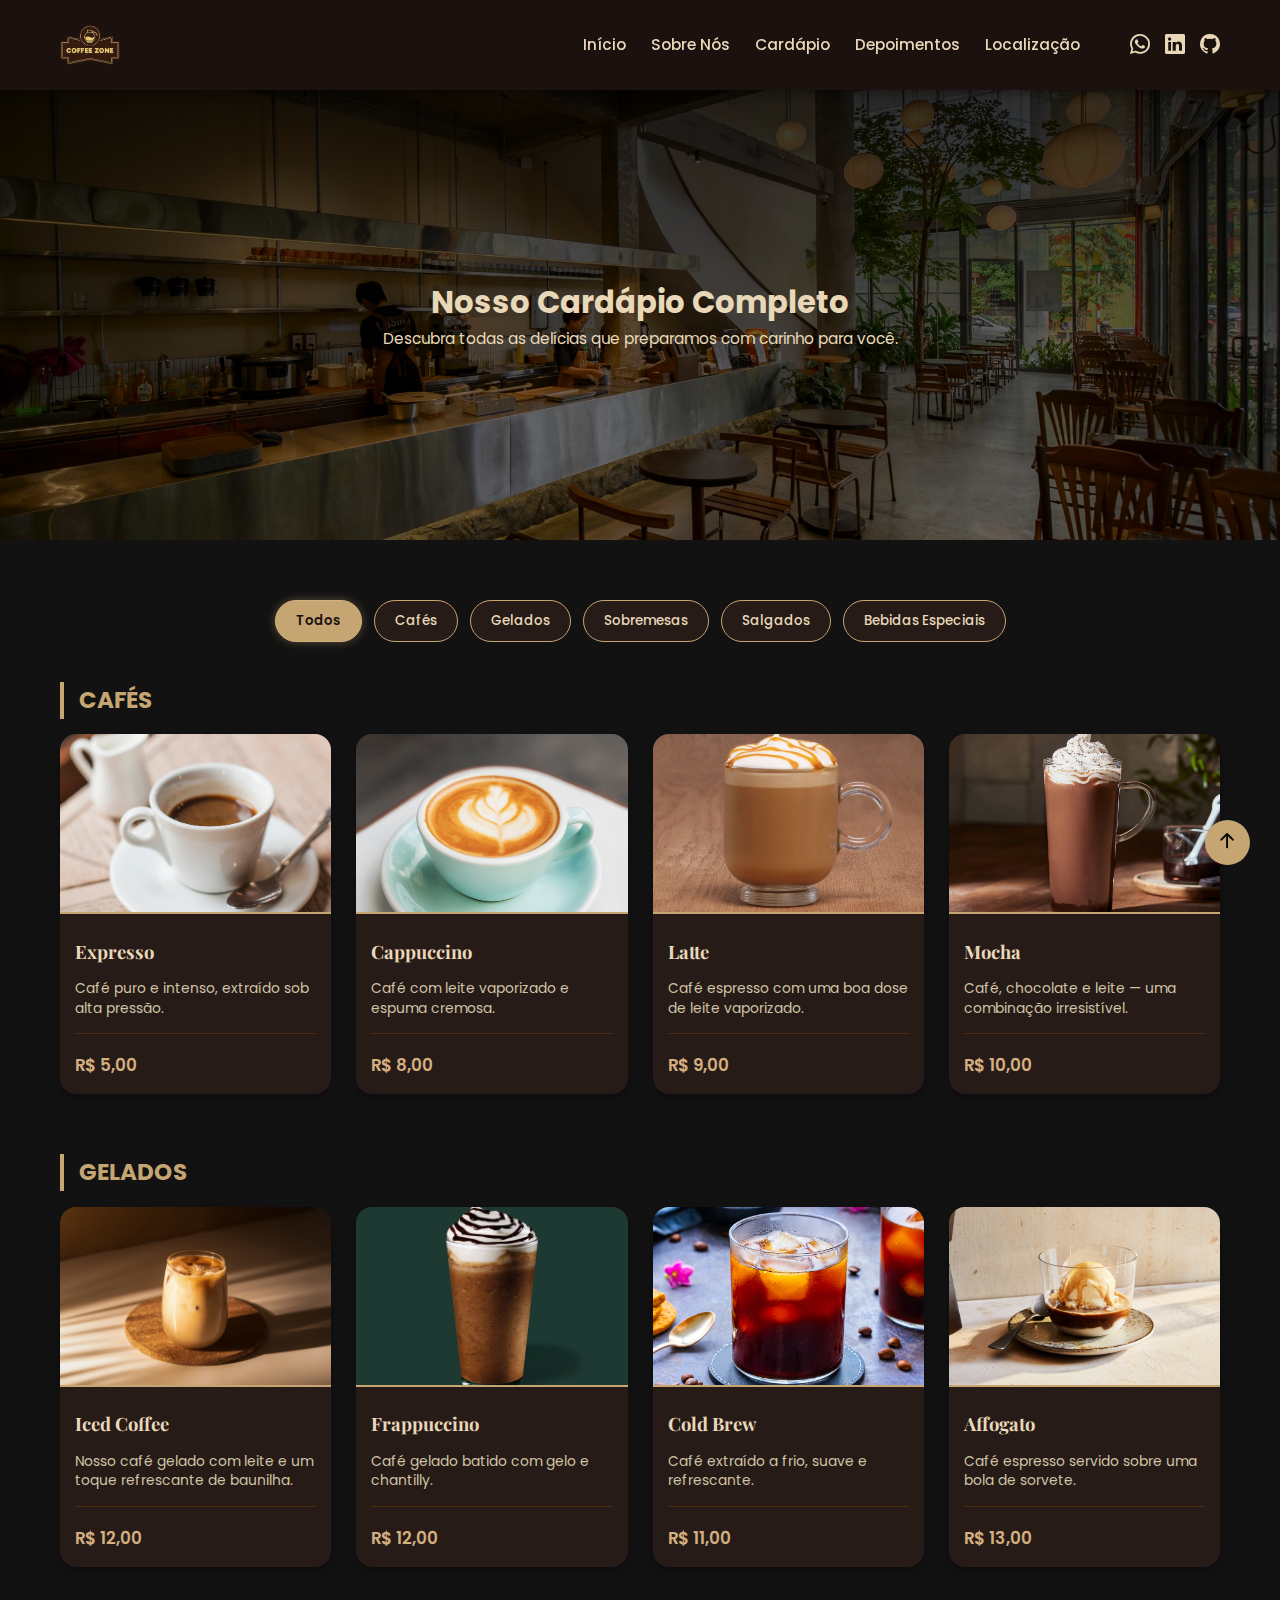
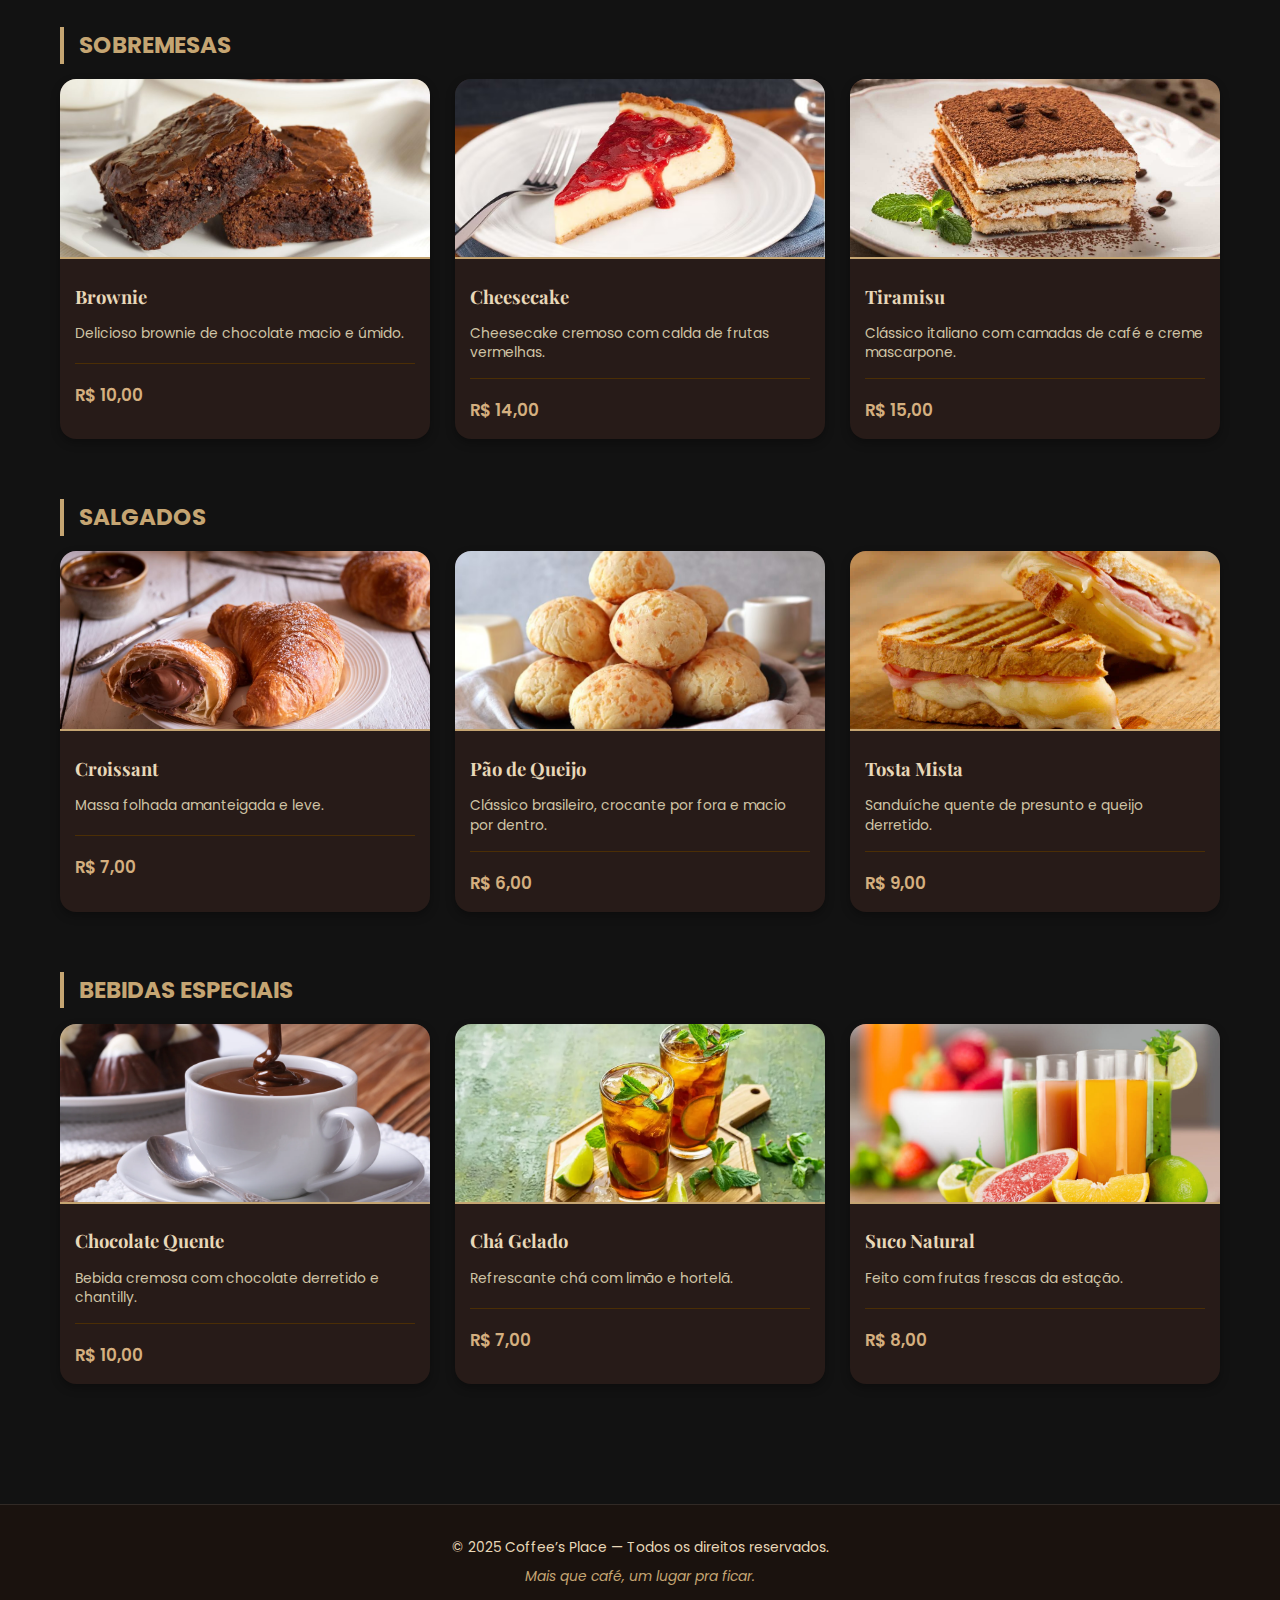
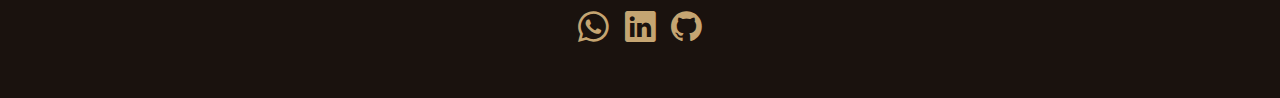
<file: cardapio.html>
<!DOCTYPE html>
<html lang="pt-BR">
  <head>
    <meta charset="UTF-8" />
    <meta name="viewport" content="width=device-width, initial-scale=1.0" />
    <title>Coffee's Place | Cardápio Completo</title>
    <link rel="stylesheet" href="assets/css/cardapio.css" />

    <link
      href="https://fonts.googleapis.com/css2?family=Playfair+Display:wght@400;500;600;700&family=Poppins:wght@300;400;500;600;700&display=swap"
      rel="stylesheet"
    />
    <link
      rel="stylesheet"
      href="https://cdn.jsdelivr.net/npm/bootstrap-icons@1.10.5/font/bootstrap-icons.css"
    />
    <link
      rel="shortcut icon"
      href="assets/favicon/favicon.ico"
      type="image/x-icon"
    />
  </head>
  <body>
    <!-- =========================
         CABEÇALHO
    ========================= -->
    <header>
      <nav class="navbar container">
        <div class="logo">
          <img
            src="assets/images/logo-cafeteria.png"
            alt="Logo Coffee's Place"
          />
          <!-- <p>Coffee’s <span>Place</span></p> -->
        </div>

        <ul class="nav-links" id="nav-links">
          <li><a href="index.html">Início</a></li>
          <li><a href="index.html#sobre">Sobre Nós</a></li>
          <li><a href="cardapio.html">Cardápio</a></li>
          <li><a href="index.html#depoimentos">Depoimentos</a></li>
          <li><a href="index.html#localizacao">Localização</a></li>

          <div class="social-icons">
            <a href="https://wa.me/71988327708"
              ><i class="bi bi-whatsapp"></i
            ></a>
            <a href="https://linkedin.com/in/rafaelsfront"
              ><i class="bi bi-linkedin"></i
            ></a>
            <a href="https://github.com/1faeell"
              ><i class="bi bi-github"></i
            ></a>
          </div>
        </ul>

        <!-- Botão Hamburger -->
        <div class="hamburger" id="hamburger">
          <span></span>
          <span></span>
          <span></span>
        </div>
      </nav>
    </header>

    <!-- =========================
         MAIN CARDÁPIO
    ========================= -->

    <main class="cardapio-page container">
      <!-- Introdução -->
      <section class="cardapio-intro">
        <h1>Nosso Cardápio Completo</h1>
        <p>Descubra todas as delícias que preparamos com carinho para você.</p>
      </section>

      <section class="cardapio">
        <div id="filtros" class="filtros"></div>
        <div id="cardapio-content"></div>
      </section>

      <!-- Cardápio dinâmico via JS -->
      <section class="cardapio-container" id="cardapio-content">
        <!-- Aqui os itens vão ser inseridos via JS -->
      </section>

      <button id="back-to-top"><i class="bi bi-arrow-up-short"></i></button>
    </main>
    <!-- =========================
         RODAPÉ
    ========================= -->
    <footer>
      <div class="container">
        <p>&copy; 2025 Coffee’s Place — Todos os direitos reservados.</p>
        <p class="slogan">Mais que café, um lugar pra ficar.</p>
      </div>
      <div class="social-icons">
        <a href="https://wa.me/71988327708"><i class="bi bi-whatsapp"></i></a>
        <a href="https://linkedin.com/in/rafaelsfront"
          ><i class="bi bi-linkedin"></i
        ></a>
        <a href="https://github.com/1faeell"><i class="bi bi-github"></i></a>
      </div>
    </footer>

    <script src="assets/js/cardapio-completo.js"></script>
    <script src="assets/js/hamburguer.js"></script>
    <script src="assets/js/scrolltotop.js"></script>
  </body>
</html>
</file>
<file: assets/css/cardapio.css>
:root {
  --preto: #121212;
  --marrom-mais-escuro: #1b110e;
  --marrom-escuro: #271b18;
  --marrom: #4b2e05;
  --dourado: #c5a572;
  --bege: #e8d8b8;
  --accent: #d4af7f;
  --fonte-principal: "Poppins", sans-serif;
  --fonte-titulo: "Playfair Display", serif;
}

/* =============================
   🌟 ESTILO GERAL
============================= */
* {
  padding: 0;
  margin: 0;
  box-sizing: border-box;
  scroll-behavior: smooth;
}

body {
  background-color: var(--preto);
  color: var(--bege);
  font-family: var(--fonte-principal);
  margin: 0;
  padding: 0;
  line-height: 1.6;
}

/* HEADER */

/* =============================
   🌟 HEADER / NAVBAR
============================= */
header {
  width: 100%;
  background: var(--marrom-mais-escuro);
  color: var(--bege);
  box-shadow: 0 2px 10px rgba(0, 0, 0, 0.4);
  position: sticky;
  top: 0;
  z-index: 1000;
}

.navbar {
  max-width: 1200px;
  margin: 0 auto;
  padding: 15px 20px;
  display: flex;
  align-items: center;
  justify-content: space-between;
}

/* =============================
   ☕ LOGO
============================= */
.logo {
  display: flex;
  align-items: center;
  gap: 10px;
}

.logo img {
  width: 60px;
  height: 60px;
  object-fit: contain;
  /* filter: drop-shadow(0 0 3px rgba(197, 165, 114, 0.5)); */
  transition: transform 0.3s ease;
}

.logo img:hover {
  transform: scale(1.05);
}

.logo p {
  font-family: var(--fonte-titulo);
  font-size: 1.4rem;
  color: var(--bege);
  margin: 0;
}

.logo span {
  color: var(--dourado);
}

/* =============================
   🔗 LINKS DE NAVEGAÇÃO
============================= */
.nav-links {
  display: flex;
  align-items: center;
  list-style: none;
  gap: 25px;
  margin: 0;
  padding: 0;
}

.nav-links li a {
  text-decoration: none;
  color: var(--bege);
  font-weight: 500;
  font-family: var(--fonte-principal);
  position: relative;
  transition: color 0.3s ease;
}

.nav-links li a::after {
  content: "";
  position: absolute;
  width: 0;
  height: 2px;
  bottom: -5px;
  left: 0;
  background-color: var(--dourado);
  transition: width 0.3s ease;
}

.nav-links li a:hover {
  color: var(--dourado);
}

.nav-links li a:hover::after {
  width: 100%;
}

/* =============================
   🌐 ÍCONES SOCIAIS
============================= */
.social-icons {
  display: flex;
  align-items: center;
  gap: 15px;
  margin-left: 25px;
}

.social-icons a {
  color: var(--bege);
  font-size: 1.3rem;
  transition: color 0.3s ease, transform 0.3s ease;
}

.social-icons a:hover {
  color: var(--dourado);
  transform: translateY(-3px);
}

/* =============================
   🍔 MENU HAMBURGER
============================= */
.hamburger {
  display: none;
  flex-direction: column;
  cursor: pointer;
  gap: 5px;
}

.hamburger span {
  width: 25px;
  height: 3px;
  background: var(--dourado);
  border-radius: 5px;
  transition: all 0.3s ease;
}

/* Animação do menu aberto */
.hamburger.active span:nth-child(1) {
  transform: rotate(32deg) translate(6px, 6px);
  opacity: 0;
}

.hamburger.active span:nth-child(2) {
  /* opacity: 0; */
  transform: scale(1.5);
}

.hamburger.active span:nth-child(3) {
  transform: rotate(-32deg) translate(6px, -6px);
  opacity: 0;
}

/* =============================
   📱 RESPONSIVIDADE
============================= */
@media (max-width: 768px) {
  /* HEADER / NAVEGAÇÃO ================= */

  .nav-links {
    position: fixed;
    left: 0;
    top: -100%; /* fica escondido inicialmente */
    flex-direction: column;
    background: var(--marrom-escuro);
    width: 100%;
    height: calc(65vh - 75px);
    justify-content: flex-start;
    padding: 40px 20px;
    transition: top 0.4s ease;
    box-shadow: -2px 0 10px rgba(0, 0, 0, 0.4);
    z-index: -1; /* garante que o menu fica por cima */
  }

  .nav-links.show {
    left: 0;
    top: 90px;
  }

  .nav-links li {
    width: 100%;
    text-align: center;
  }

  .nav-links li a {
    display: block; /* faz o link se comportar como um bloco */
    width: 100%; /* ocupa 100% do li */
    text-decoration: none; /* remove underline */
    color: white; /* ou a cor que quiser */
    /* border-bottom: 1px solid var(--marrom); */
    box-shadow: 0 5px 5px rgba(0, 0, 0, 0.2);
    padding: 0.6rem 0;
  }

  .social-icons {
    margin-top: 2.5rem;
    margin: 0 auto;
  }

  .social-icons i {
    font-size: 2rem;
  }

  .hamburger {
    display: flex;
  }
}

/* =============================
   ☕ FILTROS DE CATEGORIAS
============================= */
.filtros {
  display: flex;
  flex-wrap: wrap;
  justify-content: center;
  gap: 12px;
  margin-bottom: 40px;
}

.filtros button {
  background: var(--marrom-escuro);
  color: var(--bege);
  border: 1px solid var(--dourado);
  padding: 10px 20px;
  border-radius: 25px;
  font-weight: 500;
  font-family: var(--fonte-principal);
  cursor: pointer;
  transition: all 0.3s ease;
}

.filtros button:hover {
  background: var(--marrom);
  color: var(--accent);
  transform: translateY(-2px);
}

.filtros button.ativo {
  background: var(--dourado);
  color: var(--marrom-mais-escuro);
  border-color: var(--accent);
  font-weight: 600;
  box-shadow: 0 0 10px rgba(197, 165, 114, 0.4);
}

/* =============================
   CARDÁPIO
============================= */

section.cardapio {
  padding: 60px 20px;
  max-width: 1200px;
  margin: 0 auto;
}

.cardapio-intro {
  display: flex;
  flex-direction: column;
  max-width: 100%;
  height: 50vh;
  margin: 0 auto;
  text-align: center;
  justify-content: center;
  align-items: center;
  background: linear-gradient(
      to bottom,
      rgba(0, 0, 0, 0.8) 0%,
      rgba(0, 0, 0, 0.4) 100%
    ),
    url(../images/cafeteria.jpg);
  background-position: center;
  background-size: cover;
  padding: 5rem 2rem;
}

#cardapio-content h2 {
  color: var(--dourado);
  border-left: 4px solid var(--dourado);
  margin: 1rem 0;
  padding: 0 1rem;
  text-transform: uppercase;
}

/* =============================
   🍩 GRID DE ITENS
============================= */
.items-wrapper {
  display: grid;
  grid-template-columns: repeat(auto-fit, minmax(250px, 1fr));
  gap: 25px;
  margin-bottom: 60px;
}

.item {
  background: var(--marrom-escuro);
  border-radius: 16px;
  overflow: hidden;
  box-shadow: 0 4px 10px rgba(0, 0, 0, 0.3);
  transition: transform 0.3s ease, box-shadow 0.3s ease;
  cursor: pointer;
}

.item:hover {
  transform: translateY(-5px);
  box-shadow: 0 8px 20px rgba(212, 175, 127, 0.2);
}

/* =============================
   📸 IMAGEM DO ITEM
============================= */
.item img {
  width: 100%;
  height: 180px;
  object-fit: cover;
  border-bottom: 2px solid var(--dourado);
}

/* =============================
   📖 INFORMAÇÕES DO ITEM
============================= */
.cardapio-infos {
  padding: 15px;
  display: flex;
  flex-direction: column;
  justify-content: space-between;
  gap: 8px;
}

.cardapio-infos h4 {
  font-family: var(--fonte-titulo);
  color: var(--bege);
  font-size: 1.2rem;
  margin: 0;
}

.cardapio-infos .descricao {
  font-size: 0.9rem;
  color: #cfc4a5;
  margin: 5px 0 10px 0;
  line-height: 1.4;
  min-height: 40px;
  border-bottom: 1px solid var(--marrom);
  padding: 0 0 1rem 0;
}

.cardapio-infos .price {
  color: var(--accent);
  font-weight: 600;
  font-size: 1.1rem;
}

footer {
  background-color: #1a120e;
  padding: 2rem 1rem;
  text-align: center;
  border-top: 1px solid rgba(255, 255, 255, 0.1);
}

footer p {
  color: var(--cinza);
  font-size: 0.9rem;
}

footer .slogan {
  color: var(--dourado);
  margin-top: 0.5rem;
  font-style: italic;
}

footer .social-icons {
  display: flex;
  justify-content: center;
  align-items: center;
  margin: 1rem 0;
  gap: 1rem;
}

footer .social-icons i {
  font-size: 2rem;
  color: var(--dourado);
  transition: 0.3s all ease;
}
footer .social-icons i:hover {
  filter: brightness(0.8);
}

/* SCROLL TO TOP */
#back-to-top {
  position: fixed;
  bottom: 35px;
  right: 30px;
  display: none;
  border-radius: 50%;
  font-size: 2rem;
  width: 45px;
  height: 45px;
  border: none;
  display: flex;
  align-items: center;
  justify-content: center;
  background-color: var(--dourado);
  z-index: 1000;
  cursor: pointer;
}
#back-to-top:hover {
  filter: brightness(0.8);
}

/* =============================
   📱 RESPONSIVIDADE
============================= */
@media (max-width: 768px) {
  #cardapio-content h2 {
    font-size: 1.5rem;
  }

  .cardapio-infos .descricao {
    font-size: 0.85rem;
  }

  .item img {
    height: 150px;
  }
}

/* 🔹 Escala fluida de fontes */
html {
  font-size: clamp(14px, 1.2vw, 18px);
}
</file>
